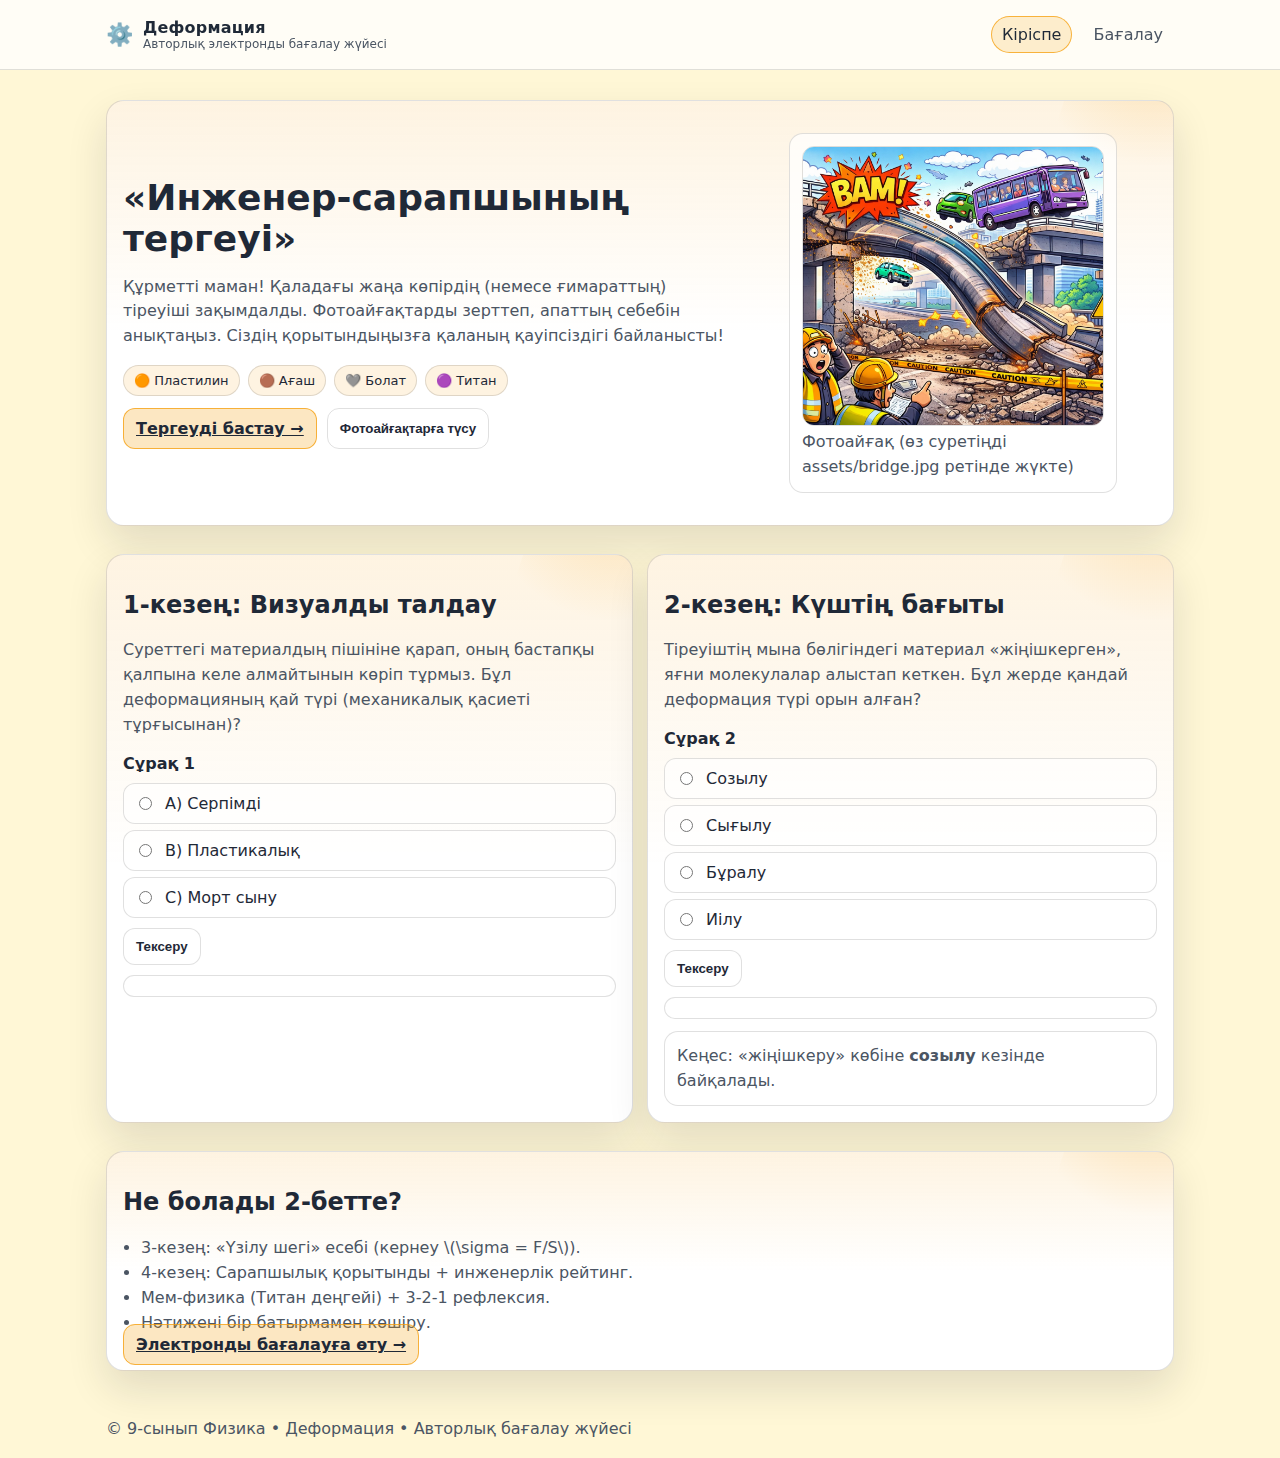
<file: index.html>
<!doctype html>
<html lang="kk">
<head>
  <meta charset="utf-8" />
  <meta name="viewport" content="width=device-width,initial-scale=1" />
  <title>Деформация | Инженер-сарапшының тергеуі</title>
  <link rel="stylesheet" href="styles.css" />
</head>
<body>
  <header class="topbar">
    <div class="container">
      <div class="brand">
        <span class="logo">⚙️</span>
        <div>
          <div class="brand-title">Деформация</div>
          <div class="brand-sub">Авторлық электронды бағалау жүйесі</div>
        </div>
      </div>
      <nav class="nav">
        <a class="navlink active" href="index.html">Кіріспе</a>
        <a class="navlink" href="assessment.html">Бағалау</a>
      </nav>
    </div>
  </header>

  <main class="container">
    <section class="hero card">
      <div class="hero-text">
        <h1>«Инженер-сарапшының тергеуі»</h1>
        <p class="muted">
          Құрметті маман! Қаладағы жаңа көпірдің (немесе ғимараттың) тіреуіші зақымдалды.
          Фотоайғақтарды зерттеп, апаттың себебін анықтаңыз. Сіздің қорытындыңызға қаланың қауіпсіздігі байланысты!
        </p>

        <div class="badges">
          <span class="badge">🟠 Пластилин</span>
          <span class="badge">🟤 Ағаш</span>
          <span class="badge">🩶 Болат</span>
          <span class="badge">🟣 Титан</span>
        </div>

        <div class="cta-row">
          <a class="btn primary" href="assessment.html">Тергеуді бастау →</a>
          <button class="btn ghost" id="scrollEvidence">Фотоайғақтарға түсу</button>
        </div>
      </div>

      <div class="hero-media">
        <figure class="media card-lite">
          <img src="assets/assets/bridge.jpg" alt="Зақымдалған көпір/арқалық фотоайғақ" />
          <figcaption class="muted">
            Фотоайғақ (өз суретіңді assets/bridge.jpg ретінде жүкте)
          </figcaption>
        </figure>
      </div>
    </section>

    <section id="evidence" class="grid2">
      <article class="card">
        <h2>1-кезең: Визуалды талдау</h2>
        <p class="muted">
          Суреттегі материалдың пішініне қарап, оның бастапқы қалпына келе алмайтынын көріп тұрмыз.
          Бұл деформацияның қай түрі (механикалық қасиеті тұрғысынан)?
        </p>

        <div class="qbox">
          <div class="qtitle">Сұрақ 1</div>
          <div class="answers">
            <label class="opt"><input type="radio" name="q1" value="A"> A) Серпімді</label>
            <label class="opt"><input type="radio" name="q1" value="B"> B) Пластикалық</label>
            <label class="opt"><input type="radio" name="q1" value="C"> C) Морт сыну</label>
          </div>
          <button class="btn" id="checkQ1">Тексеру</button>
          <div class="feedback" id="fbQ1" aria-live="polite"></div>
        </div>
      </article>

      <article class="card">
        <h2>2-кезең: Күштің бағыты</h2>
        <p class="muted">
          Тіреуіштің мына бөлігіндегі материал «жіңішкерген», яғни молекулалар алыстап кеткен.
          Бұл жерде қандай деформация түрі орын алған?
        </p>

        <div class="qbox">
          <div class="qtitle">Сұрақ 2</div>
          <div class="answers">
            <label class="opt"><input type="radio" name="q2" value="stretch"> Созылу</label>
            <label class="opt"><input type="radio" name="q2" value="compress"> Сығылу</label>
            <label class="opt"><input type="radio" name="q2" value="twist"> Бұралу</label>
            <label class="opt"><input type="radio" name="q2" value="bend"> Иілу</label>
          </div>
          <button class="btn" id="checkQ2">Тексеру</button>
          <div class="feedback" id="fbQ2" aria-live="polite"></div>
        </div>

        <div class="note card-lite">
          <div class="muted">
            Кеңес: «жіңішкеру» көбіне <b>созылу</b> кезінде байқалады.
          </div>
        </div>
      </article>
    </section>

    <section class="card">
      <h2>Не болады 2-бетте?</h2>
      <ul class="muted list">
        <li>3-кезең: «Үзілу шегі» есебі (кернеу \(\sigma = F/S\)).</li>
        <li>4-кезең: Сарапшылық қорытынды + инженерлік рейтинг.</li>
        <li>Мем-физика (Титан деңгейі) + 3-2-1 рефлексия.</li>
        <li>Нәтижені бір батырмамен көшіру.</li>
      </ul>
      <a class="btn primary" href="assessment.html">Электронды бағалауға өту →</a>
    </section>
  </main>

  <footer class="footer">
    <div class="container muted">
      © 9-сынып Физика • Деформация • Авторлық бағалау жүйесі
    </div>
  </footer>

  <script src="app.js"></script>
  <script>
    // Рус: мини-проверка на первой странице (2 вопроса), чтобы было "живое" взаимодействие
    window.addEventListener("DOMContentLoaded", () => {
      const scrollBtn = document.getElementById("scrollEvidence");
      scrollBtn?.addEventListener("click", () => {
        document.getElementById("evidence")?.scrollIntoView({behavior:"smooth"});
      });

      document.getElementById("checkQ1")?.addEventListener("click", () => {
        const v = document.querySelector('input[name="q1"]:checked')?.value;
        const fb = document.getElementById("fbQ1");
        if (!fb) return;
        if (!v) { fb.className = "feedback warn"; fb.textContent = "Алдымен жауап таңда."; return; }
        if (v === "B") {
          fb.className = "feedback ok";
          fb.textContent = "Дұрыс ✅ Пішін қайта келмесе — пластикалық деформация.";
        } else {
          fb.className = "feedback bad";
          fb.textContent = "Қате ❌ Қайта қалпына келмейтін болса — пластикалық деформация.";
        }
      });

      document.getElementById("checkQ2")?.addEventListener("click", () => {
        const v = document.querySelector('input[name="q2"]:checked')?.value;
        const fb = document.getElementById("fbQ2");
        if (!fb) return;
        if (!v) { fb.className = "feedback warn"; fb.textContent = "Алдымен жауап таңда."; return; }
        if (v === "stretch") {
          fb.className = "feedback ok";
          fb.textContent = "Дұрыс ✅ «Жіңішкеру» — созылу деформациясына тән.";
        } else {
          fb.className = "feedback bad";
          fb.textContent = "Қате ❌ Бұл белгі көбіне созылу кезінде байқалады.";
        }
      });
    });
  </script>
</body>
</html>
</file>
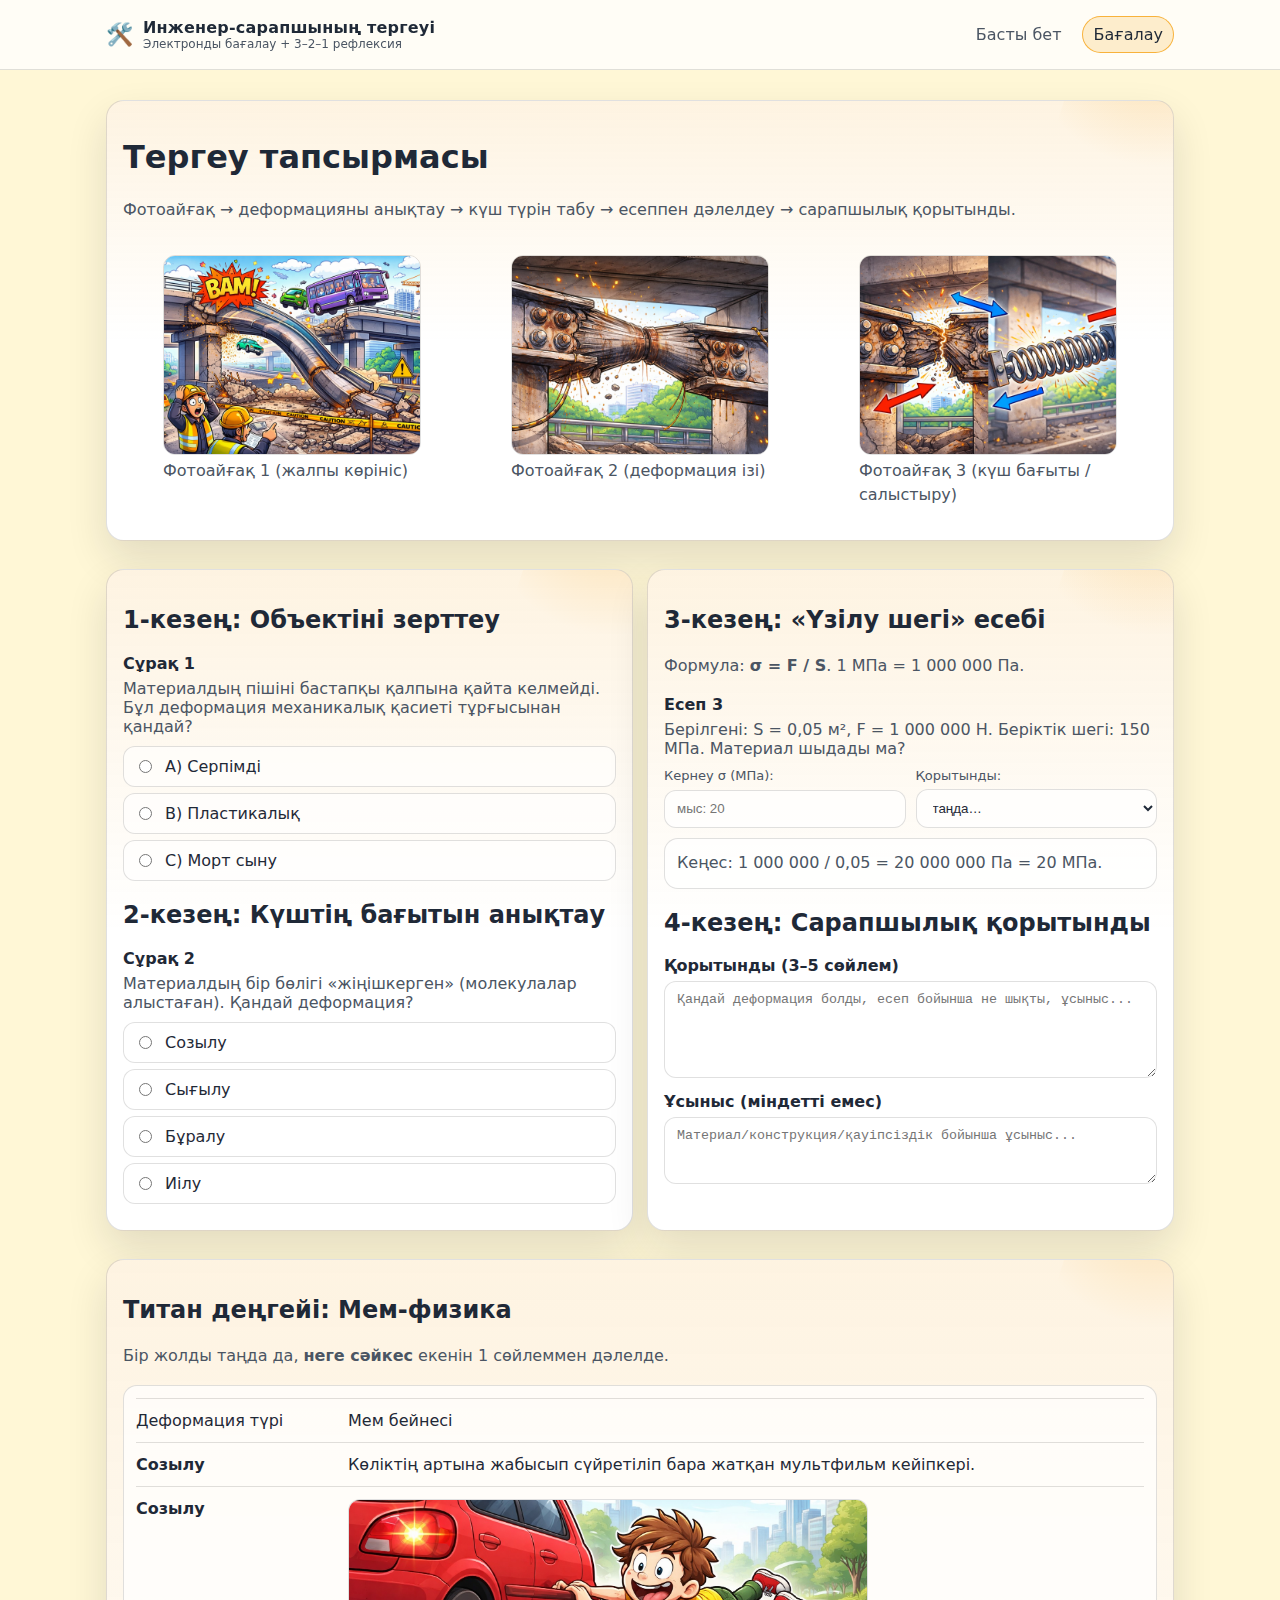
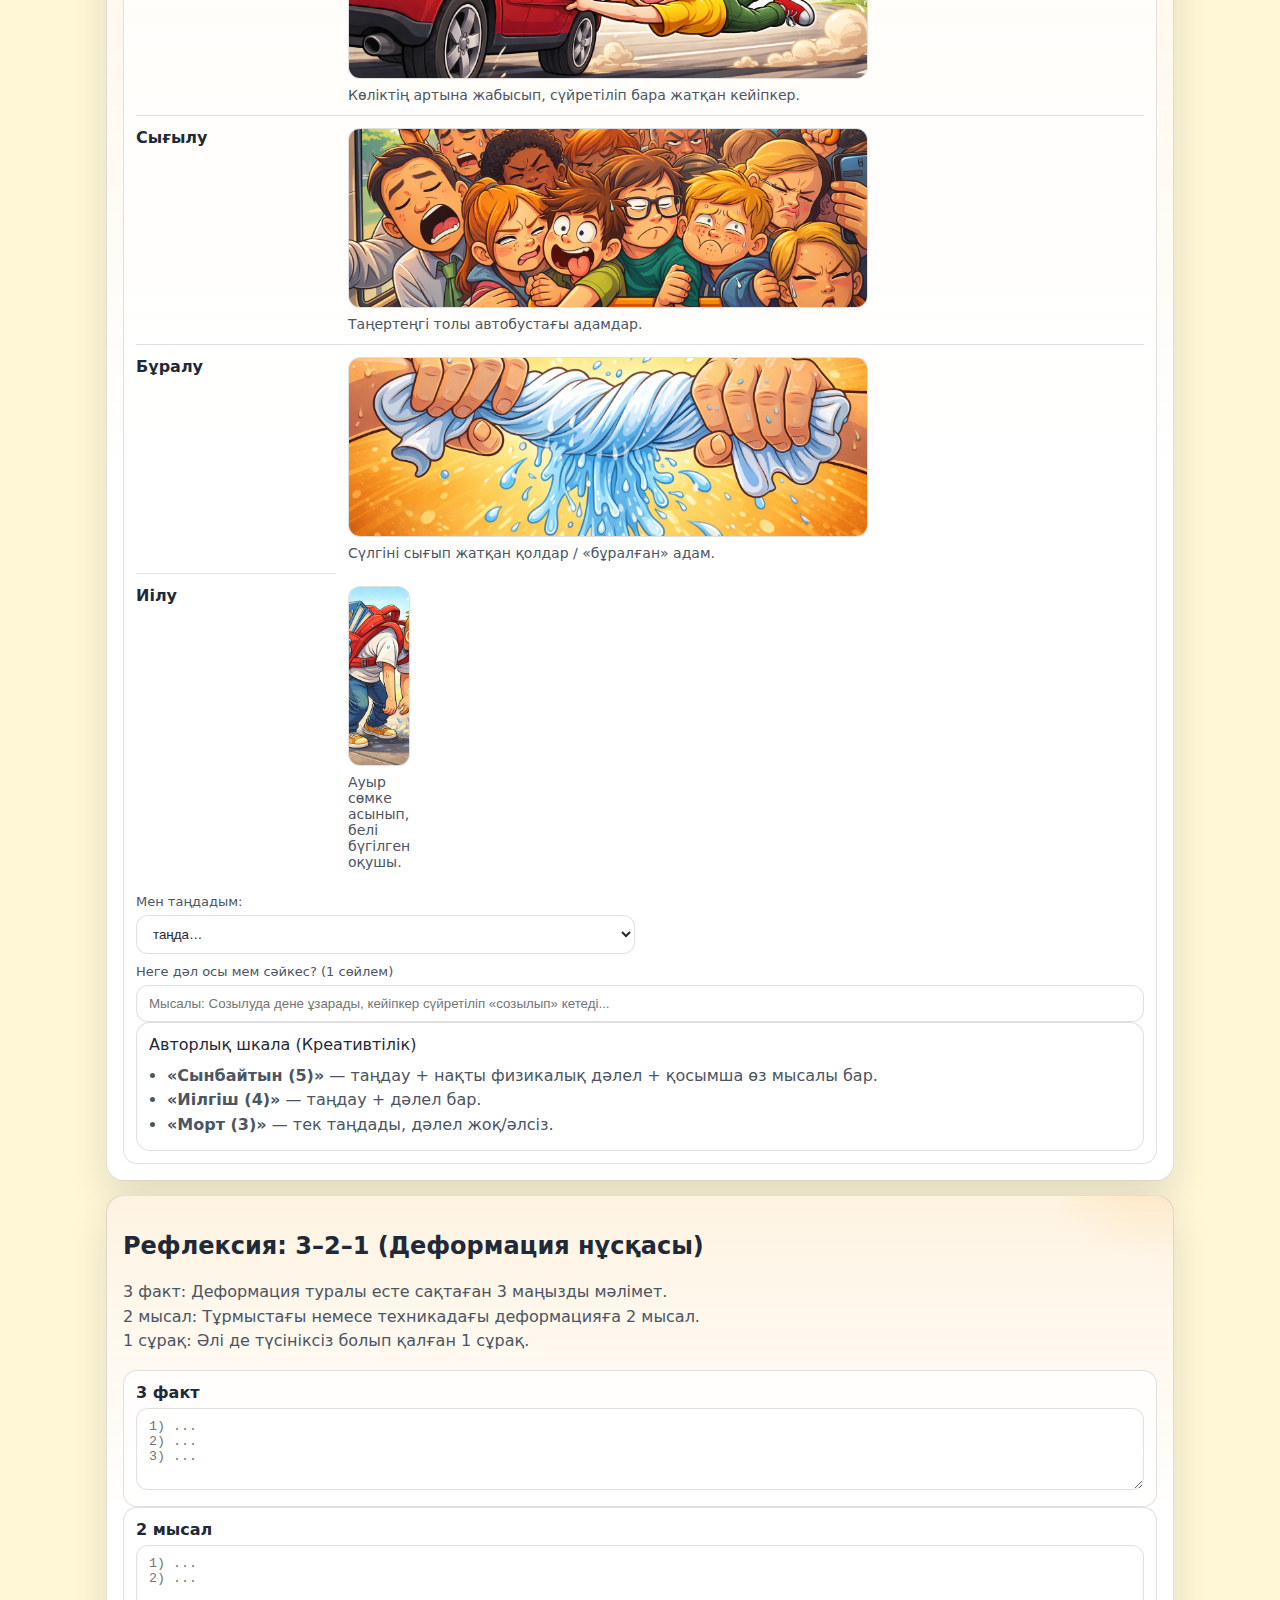
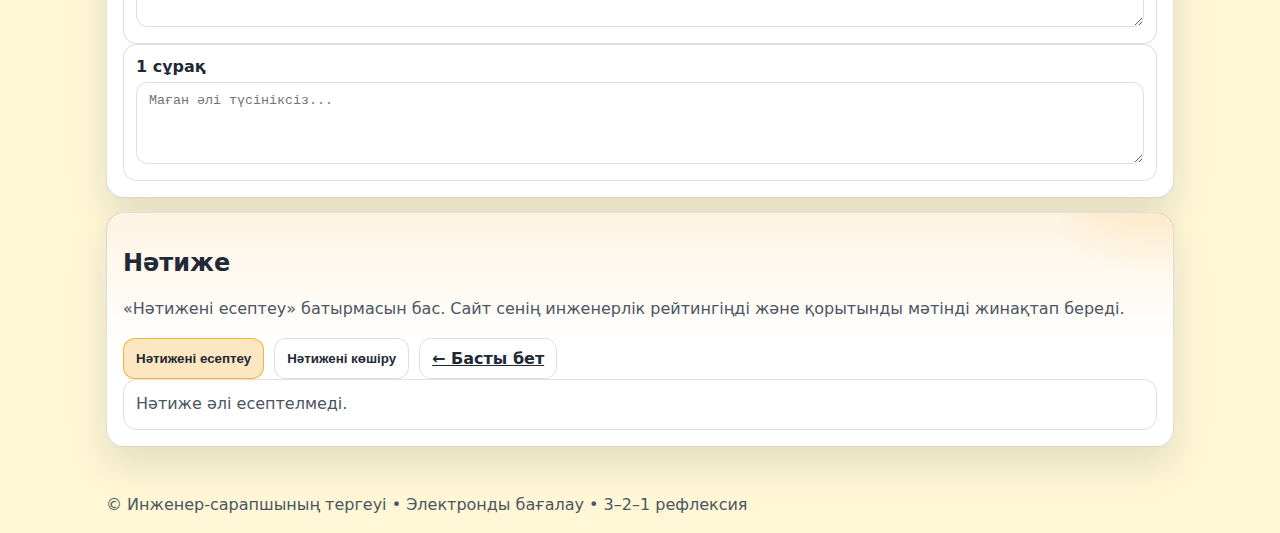
<file: assessment.html>
<!doctype html>
<html lang="kk">
<head>
  <meta charset="utf-8" />
  <meta name="viewport" content="width=device-width,initial-scale=1" />
  <title>Бағалау | Инженер-сарапшының тергеуі</title>
  <link rel="stylesheet" href="styles.css" />
</head>
<body>
  <header class="topbar">
    <div class="container">
      <div class="brand">
        <span class="logo">🛠️</span>
        <div>
          <div class="brand-title">Инженер-сарапшының тергеуі</div>
          <div class="brand-sub">Электронды бағалау + 3–2–1 рефлексия</div>
        </div>
      </div>

      <nav class="nav">
        <a class="navlink" href="index.html">Басты бет</a>
        <a class="navlink active" href="assessment.html">Бағалау</a>
      </nav>
    </div>
  </header>

  <main class="container">
    <section class="card">
      <h1>Тергеу тапсырмасы</h1>
      <p class="muted">
        Фотоайғақ → деформацияны анықтау → күш түрін табу → есеппен дәлелдеу → сарапшылық қорытынды.
      </p>

      <div class="evidence-strip">
        <figure class="evidence">
          <img src="assets/assets/bridge.jpg" alt="Фотоайғақ 1" />
          <figcaption class="muted">Фотоайғақ 1 (жалпы көрініс)</figcaption>
        </figure>
        <figure class="evidence">
          <img src="assets/assets/evidence1.jpg" alt="Фотоайғақ 2" />
          <figcaption class="muted">Фотоайғақ 2 (деформация ізі)</figcaption>
        </figure>
        <figure class="evidence">
          <img src="assets/assets/evidence2.jpg" alt="Фотоайғақ 3" />
          <figcaption class="muted">Фотоайғақ 3 (күш бағыты / салыстыру)</figcaption>
        </figure>
      </div>
    </section>

    <section class="grid2">
      <article class="card">
        <h2>1-кезең: Объектіні зерттеу</h2>
        <div class="qbox">
          <div class="qtitle">Сұрақ 1</div>
          <div class="qtext">
            Материалдың пішіні бастапқы қалпына қайта келмейді. Бұл деформация механикалық қасиеті тұрғысынан қандай?
          </div>
          <div class="answers">
            <label class="opt"><input type="radio" name="a1" value="A"> A) Серпімді</label>
            <label class="opt"><input type="radio" name="a1" value="B"> B) Пластикалық</label>
            <label class="opt"><input type="radio" name="a1" value="C"> C) Морт сыну</label>
          </div>
        </div>

        <h2>2-кезең: Күштің бағытын анықтау</h2>
        <div class="qbox">
          <div class="qtitle">Сұрақ 2</div>
          <div class="qtext">
            Материалдың бір бөлігі «жіңішкерген» (молекулалар алыстаған). Қандай деформация?
          </div>
          <div class="answers">
            <label class="opt"><input type="radio" name="a2" value="stretch"> Созылу</label>
            <label class="opt"><input type="radio" name="a2" value="compress"> Сығылу</label>
            <label class="opt"><input type="radio" name="a2" value="twist"> Бұралу</label>
            <label class="opt"><input type="radio" name="a2" value="bend"> Иілу</label>
          </div>
        </div>
      </article>

      <article class="card">
        <h2>3-кезең: «Үзілу шегі» есебі</h2>
        <p class="muted">
          Формула: <b>σ = F / S</b>. 1 МПа = 1 000 000 Па.
        </p>

        <div class="qbox">
          <div class="qtitle">Есеп 3</div>
          <div class="qtext">
            Берілгені: S = 0,05 м², F = 1 000 000 Н. Беріктік шегі: 150 МПа. Материал шыдады ма?
          </div>

          <div class="inputs">
            <label class="field">
              <span>Кернеу σ (МПа):</span>
              <input id="sigmaInput" type="number" step="0.01" placeholder="мыс: 20" />
            </label>
            <label class="field">
              <span>Қорытынды:</span>
              <select id="strengthSelect">
                <option value="">таңда…</option>
                <option value="withstood">Шыдады (σ &lt; 150 МПа)</option>
                <option value="failed">Шыдамады (σ ≥ 150 МПа)</option>
              </select>
            </label>
          </div>

          <div class="hint card-lite">
            <div class="muted">
              Кеңес: 1 000 000 / 0,05 = 20 000 000 Па = 20 МПа.
            </div>
          </div>
        </div>

        <h2>4-кезең: Сарапшылық қорытынды</h2>
        <div class="qbox">
          <div class="qtitle">Қорытынды (3–5 сөйлем)</div>
          <textarea id="expertConclusion" rows="5" placeholder="Қандай деформация болды, есеп бойынша не шықты, ұсыныс..."></textarea>
        </div>

        <div class="qbox">
          <div class="qtitle">Ұсыныс (міндетті емес)</div>
          <textarea id="expertSuggestion" rows="3" placeholder="Материал/конструкция/қауіпсіздік бойынша ұсыныс..."></textarea>
        </div>
      </article>
    </section>

    <section class="card">
      <h2>Титан деңгейі: Мем-физика</h2>
      <p class="muted">
        Бір жолды таңда да, <b>неге сәйкес</b> екенін 1 сөйлеммен дәлелде.
      </p>

      <div class="table card-lite">
        <div class="trow thead">
          <div>Деформация түрі</div>
          <div>Мем бейнесі</div>
        </div>
        <div class="trow">
          <div><b>Созылу</b></div>
          <div>Көліктің артына жабысып сүйретіліп бара жатқан мультфильм кейіпкері.</div>
        </div>
       <div class="trow">
  <div><b>Созылу</b></div>
  <div class="memeCell">
    <img class="memeImg" src="meme_stretch.jpg" alt="Созылу мемі: көліктің артына жабысып сүйретілу" />
    <div class="memeCap">Көліктің артына жабысып, сүйретіліп бара жатқан кейіпкер.</div>
  </div>
</div>

<div class="trow">
  <div><b>Сығылу</b></div>
  <div class="memeCell">
    <img class="memeImg" src="meme_compress.jpg" alt="Сығылу мемі: толы автобус" />
    <div class="memeCap">Таңертеңгі толы автобустағы адамдар.</div>
  </div>
</div>

<div class="trow">
  <div><b>Бұралу</b></div>
  <div class="memeCell">
    <img class="memeImg" src="meme_twist.jpg" alt="Бұралу мемі: сүлгіні сығу" />
    <div class="memeCap">Сүлгіні сығып жатқан қолдар / «бұралған» адам.</div>
  </div>

<div class="trow">
  <div><b>Иілу</b></div>
  <div class="memeCell">
    <img class="memeImg" src="meme_bend.jpg" alt="Иілу мемі: ауыр сөмкеден бүгілген оқушы" />
    <div class="memeCap">Ауыр сөмке асынып, белі бүгілген оқушы.</div>
  </div>
</div>

      </div>

      <div class="inputs">
        <label class="field">
          <span>Мен таңдадым:</span>
          <select id="memeSelect">
            <option value="">таңда…</option>
            <option value="Созылу">Созылу</option>
            <option value="Сығылу">Сығылу</option>
            <option value="Бұралу">Бұралу</option>
            <option value="Иілу">Иілу</option>
          </select>
        </label>
      </div>

      <label class="field full">
        <span>Неге дәл осы мем сәйкес? (1 сөйлем)</span>
        <input id="memeJustification" type="text" placeholder="Мысалы: Созылуда дене ұзарады, кейіпкер сүйретіліп «созылып» кетеді..." />
      </label>

      <div class="rubric card-lite">
        <div class="rubric-title">Авторлық шкала (Креативтілік)</div>
        <ul class="muted list">
          <li><b>«Сынбайтын (5)»</b> — таңдау + нақты физикалық дәлел + қосымша өз мысалы бар.</li>
          <li><b>«Иілгіш (4)»</b> — таңдау + дәлел бар.</li>
          <li><b>«Морт (3)»</b> — тек таңдады, дәлел жоқ/әлсіз.</li>
        </ul>
      </div>
    </section>

    <section class="card">
      <h2>Рефлексия: 3–2–1 (Деформация нұсқасы)</h2>
      <p class="muted">
        3 факт: Деформация туралы есте сақтаған 3 маңызды мәлімет. <br>
        2 мысал: Тұрмыстағы немесе техникадағы деформацияға 2 мысал. <br>
        1 сұрақ: Әлі де түсініксіз болып қалған 1 сұрақ.
      </p>

      <div class="grid321">
        <div class="card-lite">
          <div class="qtitle">3 факт</div>
          <textarea id="facts3" rows="4" placeholder="1) ...&#10;2) ...&#10;3) ..."></textarea>
        </div>
        <div class="card-lite">
          <div class="qtitle">2 мысал</div>
          <textarea id="examples2" rows="4" placeholder="1) ...&#10;2) ..."></textarea>
        </div>
        <div class="card-lite">
          <div class="qtitle">1 сұрақ</div>
          <textarea id="question1" rows="4" placeholder="Маған әлі түсініксіз..."></textarea>
        </div>
      </div>
    </section>

    <section class="card">
      <h2>Нәтиже</h2>
      <p class="muted">
        «Нәтижені есептеу» батырмасын бас. Сайт сенің инженерлік рейтингіңді және қорытынды мәтінді жинақтап береді.
      </p>

      <div class="cta-row">
        <button class="btn primary" id="calcBtn">Нәтижені есептеу</button>
        <button class="btn" id="copyBtn" disabled>Нәтижені көшіру</button>
        <a class="btn ghost" href="index.html">← Басты бет</a>
      </div>

      <div id="resultBox" class="result card-lite" aria-live="polite">
        <div class="muted">Нәтиже әлі есептелмеді.</div>
      </div>
    </section>
  </main>

  <footer class="footer">
    <div class="container muted">
      © Инженер-сарапшының тергеуі • Электронды бағалау • 3–2–1 рефлексия
    </div>
  </footer>

  <script src="app.js"></script>
</body>
</html>
</file>
<file: styles.css>
:root{
  /* ===== Warm Yellow Theme ===== */
  --bg:#fff7d6;              /* фон: ашық сары */
  --card:#ffffff;            /* карточка: ақ */
  --card2:rgba(0,0,0,.04);
  --text:#1f2937;            /* негізгі мәтін */
  --muted:#4b5563;           /* қосымша мәтін */
  --acc:#f59e0b;             /* акцент (amber) */
  --ok:#16a34a;
  --warn:#d97706;
  --bad:#dc2626;
  --line:rgba(0,0,0,.12);
  --shadow: 0 18px 40px rgba(17,24,39,.12);
}

*{box-sizing:border-box}
html,body{height:100%}

body{
  margin:0;
  font-family: system-ui,-apple-system,Segoe UI,Roboto,Arial,sans-serif;
  color:var(--text);
  background: var(--bg);
}

/* ===== Layout ===== */
.container{
  max-width:1100px;
  margin:0 auto;
  padding:16px;
}

/* ===== Topbar ===== */
.topbar{
  position:sticky;
  top:0;
  z-index:50;
  backdrop-filter: blur(10px);
  background: rgba(255,255,255,.78);
  border-bottom: 1px solid var(--line);
}

.topbar .container{
  display:flex;
  align-items:center;
  justify-content:space-between;
  gap:12px;
}

.brand{
  display:flex;
  align-items:center;
  gap:10px;
}
.logo{font-size:22px}
.brand-title{font-weight:850; letter-spacing:.2px}
.brand-sub{font-size:12px; color:var(--muted)}

/* ===== Nav ===== */
.nav{display:flex; gap:10px; flex-wrap:wrap}
.navlink{
  color:var(--muted);
  text-decoration:none;
  padding:8px 10px;
  border:1px solid transparent;
  border-radius:999px;
}
.navlink:hover{
  border-color:var(--line);
  color:var(--text);
  background: rgba(0,0,0,.02);
}
.navlink.active{
  border-color: rgba(245,158,11,.75);
  color: var(--text);
  background: rgba(245,158,11,.18);
}

/* ===== Cards ===== */
.card{
  background: linear-gradient(180deg, rgba(245,158,11,.12), transparent 55%), var(--card);
  border:1px solid var(--line);
  border-radius:18px;
  padding:16px;
  box-shadow: var(--shadow);
  margin: 14px 0;
  position:relative;
  overflow:hidden;
}

/* нежный декоративный блик */
.card::before{
  content:"";
  position:absolute;
  inset:-120px -120px auto auto;
  width:220px;height:220px;
  background: radial-gradient(circle at 30% 30%, rgba(245,158,11,.22), transparent 60%);
  transform: rotate(18deg);
  pointer-events:none;
}

.card-lite{
  background: rgba(255,255,255,.72);
  border:1px solid var(--line);
  border-radius:14px;
  padding:12px;
}

.hero{
  display:grid;
  gap:14px;
  grid-template-columns: 1.2fr .8fr;
  align-items:center;
}
@media (max-width: 900px){
  .hero{grid-template-columns:1fr}
}

.hero h1{
  margin:0 0 8px;
  font-size: clamp(22px, 3vw, 36px);
}

.muted{color:var(--muted); line-height:1.55}
.list{margin:10px 0 0; padding-left:18px}

/* ===== Media ===== */
.media img{
  width:100%;
  height:280px;
  object-fit:cover;
  border-radius:12px;
  border:1px solid var(--line);
}
@media (max-width: 900px){
  .media img{height:220px}
}

/* ===== Badges ===== */
.badges{display:flex; gap:8px; flex-wrap:wrap; margin:10px 0}
.badge{
  padding:7px 10px;
  border:1px solid var(--line);
  border-radius:999px;
  background: rgba(245,158,11,.12);
  font-size:13px;
}

/* ===== Buttons ===== */
.btn{
  cursor:pointer;
  border:1px solid var(--line);
  background: rgba(255,255,255,.65);
  color:var(--text);
  padding:10px 12px;
  border-radius:12px;
  font-weight:750;
}
.btn:hover{
  border-color: rgba(245,158,11,.70);
  background: rgba(245,158,11,.12);
}
.btn.primary{
  background: rgba(245,158,11,.25);
  border-color: rgba(245,158,11,.75);
}
.btn.ghost{
  background: transparent;
}

.cta-row{display:flex; gap:10px; flex-wrap:wrap; margin-top:12px}

/* ===== Two-column grids ===== */
.grid2{
  display:grid;
  gap:14px;
  grid-template-columns: 1fr 1fr;
}
@media (max-width: 900px){
  .grid2{grid-template-columns:1fr}
}

/* ===== Question blocks ===== */
.qbox{margin:10px 0}
.qtitle{font-weight:900; margin-bottom:6px}
.qtext{color:var(--muted); margin-bottom:10px}
.answers{display:grid; gap:6px; margin:10px 0}
.opt{
  display:flex; gap:10px; align-items:flex-start;
  padding:10px;
  border:1px solid var(--line);
  border-radius:12px;
  background: rgba(255,255,255,.60);
}
.opt input{margin-top:3px}

/* ===== Feedback ===== */
.feedback{
  margin-top:10px;
  padding:10px 12px;
  border-radius:12px;
  border:1px solid var(--line);
  background: rgba(255,255,255,.70);
}
.feedback.ok{border-color: rgba(22,163,74,.55); background: rgba(22,163,74,.12)}
.feedback.warn{border-color: rgba(217,119,6,.55); background: rgba(217,119,6,.12)}
.feedback.bad{border-color: rgba(220,38,38,.55); background: rgba(220,38,38,.12)}

.note{margin-top:12px}

/* ===== Inputs ===== */
.inputs{
  display:grid;
  gap:10px;
  grid-template-columns: 1fr 1fr;
}
@media (max-width: 900px){
  .inputs{grid-template-columns:1fr}
}
.field{
  display:grid;
  gap:6px;
}
.field span{color:var(--muted); font-size:13px}
.field input, .field select, textarea{
  width:100%;
  border:1px solid var(--line);
  background: rgba(255,255,255,.72);
  color:var(--text);
  border-radius:12px;
  padding:10px 12px;
  outline:none;
}
textarea{resize:vertical}
.field.full{margin-top:10px}

.hint{margin-top:10px}

/* ===== Evidence strip ===== */
.evidence-strip{
  display:grid;
  gap:10px;
  grid-template-columns: 1fr 1fr 1fr;
}
@media (max-width: 900px){
  .evidence-strip{grid-template-columns:1fr}
}
.evidence img{
  width:100%;
  height:200px;
  object-fit:cover;
  border-radius:12px;
  border:1px solid var(--line);
}

/* ===== Table ===== */
.table{margin-top:10
.luck{
  display:block;
  padding:10px 12px;
  border-radius:14px;
  border:1px solid rgba(245,158,11,.55);
  background: rgba(245,158,11,.14);
  font-weight:800;
  margin-bottom:10px;
}

#quick{
  border-color: rgba(245,158,11,.45);
}
/* Мем-кесте: фото + подпись */
.memeCell{
  display:flex;
  flex-direction:column;
  gap:8px;
}

.memeImg{
  width:100%;
  max-width:520px;
  height:180px;
  object-fit:cover;
  border-radius:12px;
  border:1px solid var(--line);
  background:#fff;
}

.memeCap{
  color:var(--muted);
  font-size:14px;
}

/* Кестені "кесте сияқты" ұстап тұру */
.table{
  padding:10px 12px;
}

.trow{
  display:grid;
  grid-template-columns: 200px 1fr;
  gap:12px;
  padding:12px 0;
  border-top:1px solid var(--line);
}

@media (max-width: 700px){
  .trow{
    grid-template-columns: 1fr;
  }
  .memeImg{
    height:170px;
  }
}
.memeCell{display:flex;flex-direction:column;gap:8px}
.memeImg{width:100%;max-width:520px;height:180px;object-fit:cover;border-radius:12px;border:1px solid var(--line);background:#fff}
.memeCap{color:var(--muted);font-size:14px}
</file>
